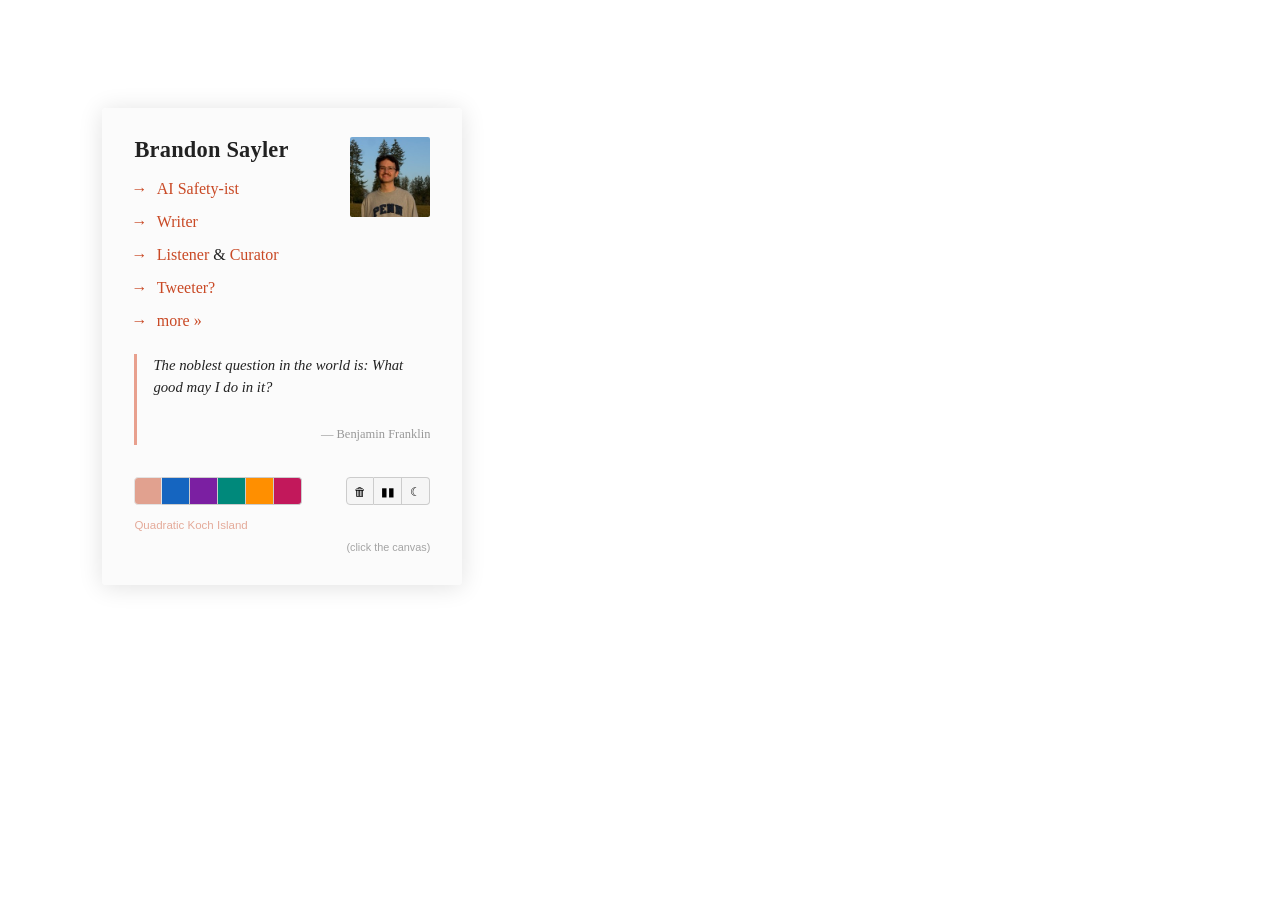
<file: index.html>
<!doctype html>
<html lang="en">
<head>
  <meta charset="utf-8">
  <meta name="viewport" content="width=device-width, initial-scale=1">
  <title>Brandon Sayler</title>
  <meta name="description" content="Brandon Sayler — AI safety researcher, writer, musician, philosopher.">
  <meta name="author" content="Brandon Sayler">
  <meta property="og:title" content="Brandon Sayler">
  <meta property="og:description" content="AI safety researcher, writer, musician, philosopher.">
  <meta property="og:image" content="https://brandonsayler.com/img/og.png">
  <meta property="og:url" content="https://brandonsayler.com">
  <meta property="og:type" content="website">
  <meta name="twitter:card" content="summary_large_image">
  <meta name="twitter:title" content="Brandon Sayler">
  <meta name="twitter:description" content="AI safety researcher, writer, musician, philosopher.">
  <meta name="twitter:image" content="https://brandonsayler.com/img/og.png">
  <link rel="icon" type="image/svg+xml" href="img/favicon.svg">
  <link rel="stylesheet" href="css/style.css">
  <script>
    // Prevent flash of light mode on dark-preference systems
    if (window.matchMedia && window.matchMedia('(prefers-color-scheme: dark)').matches) {
      document.documentElement.setAttribute('data-mode', 'dark');
    }
  </script>
</head>
<body class="theme-ember">
  <canvas id="canvas"></canvas>

  <!-- Floating cursor SVG -->
  <svg xmlns="http://www.w3.org/2000/svg" id="cursor-svg">
    <circle id="halo" class="ring" cx="0" cy="0" r="10" stroke-width="4" fill="none"></circle>
    <circle id="dot" class="ring" cx="0" cy="0" r="4"></circle>
  </svg>

  <div id="overlay">
    <div id="card-container">
      <div id="card" class="card">
        <!-- Theme photos (one per theme) -->
        <img class="theme-photo only-ember" src="img/ember.jpg" alt="">
        <img class="theme-photo only-ocean" src="img/ocean.jpg" alt="">
        <img class="theme-photo only-violet" src="img/violet.jpg" alt="">
        <img class="theme-photo only-aurora" src="img/aurora.jpg" alt="">
        <img class="theme-photo only-solar" src="img/solar.jpg" alt="">
        <img class="theme-photo only-cosmic" src="img/cosmic.jpg" alt="">

        <h1>Brandon Sayler</h1>
        <ul class="links">
          <li><span class="arrow">&rarr;</span><a href="https://linkedin.com/in/brandonsayler">AI Safety-ist</a></li>
          <li><span class="arrow">&rarr;</span><a href="https://sayler.substack.com">Writer</a></li>
          <li><span class="arrow">&rarr;</span><a href="https://stats.fm/sayler">Listener</a> &amp; <a href="https://bit.ly/brandonsmusictaste">Curator</a></li>
          <li><span class="arrow">&rarr;</span><a href="https://x.com/brandonsayler">Tweeter?</a></li>
          <li><span class="arrow">&rarr;</span><a href="#" id="toggle-more">more &raquo;</a></li>
        </ul>

        <!-- Fixed quotes per theme -->
        <blockquote>
          <span class="quote-text only-ember">
            The noblest question in the world is: What good may I do in it?
          </span>
          <span class="quote-text only-ocean">
            No thread emerges from the empty shuttle, no shed stands ready for picking and beating&mdash;the yarn in the heddles is tangled. Kabir says, let go of the mess, let that poor wish remain unfulfilled.
          </span>
          <span class="quote-text only-violet">
            Why am I timid when my aim is liberation? There is nothing whatsoever that remains difficult as one gets used to it. Thus, through habituation with slight pain, even great pain becomes bearable. Do you not consider the pain of bugs, gadflies, and mosquitoes, of thirst and hunger, and the irritation of a serious rash and the like as insignificant?
          </span>
          <span class="quote-text only-aurora">
            The little drops fell on the rooftops, on the streets, on the gardens, on the sea as if it didn&rsquo;t already have enough water, and maybe also on the mountains. It was midafternoon, but we could hardly see. Drops of water hung from the clotheslines and played tag and sometimes one of them would fall and before it fell it would stretch and stretch, because you could see it was hard for it to let go.
          </span>
          <span class="quote-text only-solar">
            I don&rsquo;t think any artist really knows why a song gets popular.
          </span>
          <span class="quote-text only-cosmic">
            The phrase is: &ldquo;What if it was a gift?&rdquo; Whatever happens to you, no matter how bad, no matter how bleak you feel, ask yourself, &ldquo;What if it was a gift?&rdquo; and then try to rationalize a way it could be so.
          </span>
          <small class="quote-author only-ember"><a href="https://en.wikipedia.org/wiki/Benjamin_Franklin" target="_blank" rel="noopener">Benjamin Franklin</a></small>
          <small class="quote-author only-ocean"><a href="https://en.wikipedia.org/wiki/Kabir" target="_blank" rel="noopener">Kabir</a></small>
          <small class="quote-author only-violet"><a href="https://en.wikipedia.org/wiki/%C5%9A%C4%81ntideva" target="_blank" rel="noopener">&#x15A;&#x101;ntideva</a></small>
          <small class="quote-author only-aurora"><a href="https://en.wikipedia.org/wiki/Merc%C3%A8_Rodoreda" target="_blank" rel="noopener">Merc&egrave; Rodoreda</a></small>
          <small class="quote-author only-solar"><a href="https://en.wikipedia.org/wiki/Chick_Corea" target="_blank" rel="noopener">Chick Corea</a></small>
          <small class="quote-author only-cosmic"><a href="https://en.wikipedia.org/wiki/Mark_Manson" target="_blank" rel="noopener">Mark Manson</a></small>
        </blockquote>

        <!-- Fractal selector buttons (colored dots) — 6 themes -->
        <div id="fractals" class="btn-row">
          <button class="fractal-btn first active" data-theme="ember" title="Quadratic Koch Island"></button>
          <button class="fractal-btn" data-theme="ocean" title="Julia Dendrite"></button>
          <button class="fractal-btn" data-theme="violet" title="Terdragon"></button>
          <button class="fractal-btn" data-theme="aurora" title="Pentigree"></button>
          <button class="fractal-btn" data-theme="solar" title="Lévy C Curve"></button>
          <button class="fractal-btn last" data-theme="cosmic" title="Gosper Curve"></button>
        </div>

        <!-- Canvas controls (trash + pause/play + dark mode) -->
        <div id="controls" class="btn-row">
          <button id="btn-trash" class="ctrl-btn first" title="Clear canvas">&#128465;</button>
          <button id="btn-pause" class="ctrl-btn" title="Pause">&#9646;&#9646;</button>
          <button id="btn-darkmode" class="ctrl-btn last" title="Toggle dark mode">&#9790;</button>
        </div>

        <!-- Wikipedia link for current fractal -->
        <a id="fractal-wiki" class="fractal-wiki" href="https://en.wikipedia.org/wiki/Koch_snowflake#Variants" target="_blank" rel="noopener">
          Quadratic Koch Island
        </a>

        <small class="hint">(click the canvas)</small>
      </div>

      <div id="more" class="card">
        <p class="tagline">
          Researching AI safety. Interested in music, poetry,
          philosophy, and experimenting (and
          <a href="https://untappd.com/user/brandon_sayler" target="_blank" rel="noopener">connoisseurship</a>).
          More about me <a href="https://sayler.substack.com/about" target="_blank" rel="noopener">here</a>.
        </p>

        <p class="tagline" style="font-size: 0.8em; opacity: 0.7; margin-top: 0.3em;">
          Website heavily inspired by Nate Soares at
          <a href="http://so8res.com" target="_blank" rel="noopener">so8res.com</a>.
        </p>

        <h2>Research Interests</h2>
        <ul class="interests">
          <li><a href="https://forum.effectivealtruism.org/topics/macrostrategy" target="_blank" rel="noopener">Macrostrategy</a></li>
          <li><a href="https://www.utilitarianism.com/nu/nufaq.html" target="_blank" rel="noopener">Normative</a> and <a href="https://forum.effectivealtruism.org/posts/ZysrrTzMipZJor6EW/moral-anti-realism-introduction-and-summary" target="_blank" rel="noopener">Meta</a> Ethics</li>
          <li>Formal <a href="https://forum.effectivealtruism.org/posts/ygetruijHKYpmkWAs/discussions-of-longtermism-should-focus-on-the-problem-of" target="_blank" rel="noopener">Epistemology</a></li>
          <li><a href="https://www.aisi.gov.uk/category/science-of-evaluations" target="_blank" rel="noopener">Science of Evaluations</a></li>
          <li><a href="https://uchv.princeton.edu/events/artificial-intelligence-conscious-machines-and-animals-broadening-ai-ethics" target="_blank" rel="noopener">AI</a> <a href="https://eleosai.org/conference/" target="_blank" rel="noopener">Welfare</a> and <a href="https://www.frontiersin.org/journals/human-neuroscience/articles/10.3389/fnhum.2023.1233119/full" target="_blank" rel="noopener">Philosophy</a> <a href="https://cf-debate.com/" target="_blank" rel="noopener">of</a> <a href="https://qri.org/" target="_blank" rel="noopener">Mind</a></li>
          <li><a href="https://arxiv.org/pdf/2502.14143" target="_blank" rel="noopener">Cooperative AI</a> and <a href="https://www.lesswrong.com/w/game-theory" target="_blank" rel="noopener">Game</a> &amp; <a href="https://www.lesswrong.com/w/decision-theory" target="_blank" rel="noopener">Decision Theory</a></li>
          <li><a href="https://www.metaculus.com/questions/5121/date-of-artificial-general-intelligence/" target="_blank" rel="noopener">Forecasting</a></li>
          <li>Entrepreneurship</li>
        </ul>

        <div class="more-links">
          <a href="https://linkedin.com/in/brandonsayler" title="LinkedIn">LinkedIn</a>
          <span class="sep">&middot;</span>
          <a href="https://sayler.substack.com" title="Substack">Substack</a>
          <span class="sep">&middot;</span>
          <a href="https://stats.fm/sayler" title="stats.fm">stats.fm</a>
          <span class="sep">&middot;</span>
          <a href="https://x.com/brandonsayler" title="X / Twitter">Twitter</a>
        </div>

        <a id="toggle-less" href="#">&laquo; back</a>
      </div>
    </div>
  </div>

  <script src="js/canvas.js"></script>
  <script src="js/main.js"></script>
</body>
</html>
</file>
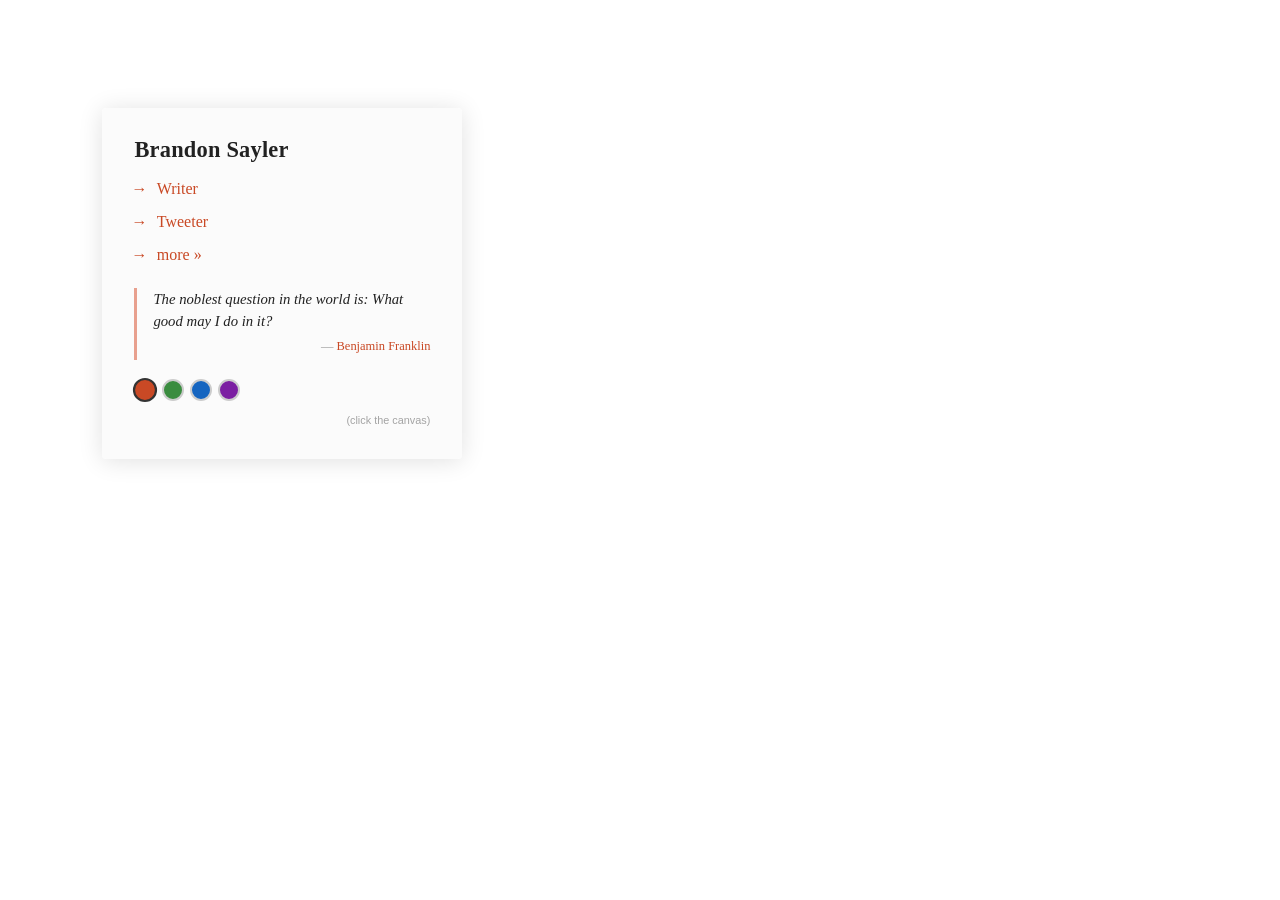
<file: site-original/index.html>
<!doctype html>
<html lang="en">
<head>
  <meta charset="utf-8">
  <meta name="viewport" content="width=device-width, initial-scale=1">
  <title>Brandon Sayler</title>
  <meta name="description" content="Brandon Sayler — AI safety researcher, writer, musician, philosopher.">
  <meta name="author" content="Brandon Sayler">
  <link rel="stylesheet" href="css/style.css">
</head>
<body class="theme-ember">
  <canvas id="canvas"></canvas>

  <div id="overlay">
    <div id="card-container">
      <div id="card" class="card">
        <h1>Brandon Sayler</h1>
        <ul class="links">
          <li><span class="arrow">&rarr;</span><a href="#" data-placeholder="substack">Writer</a></li>
          <li><span class="arrow">&rarr;</span><a href="https://x.com/" data-placeholder="twitter">Tweeter</a></li>
          <li><span class="arrow">&rarr;</span><a href="#" id="toggle-more">more &raquo;</a></li>
        </ul>

        <blockquote id="quote-block">
          <p id="quote-text"></p>
          <small id="quote-author"></small>
        </blockquote>

        <div id="themes" class="btn-row">
          <button class="theme-btn active" data-theme="ember" title="Ember"></button>
          <button class="theme-btn" data-theme="forest" title="Forest"></button>
          <button class="theme-btn" data-theme="ocean" title="Ocean"></button>
          <button class="theme-btn" data-theme="violet" title="Violet"></button>
        </div>

        <small class="hint">(click the canvas)</small>
      </div>

      <div id="more" class="card">
        <p class="tagline">
          Researching AI safety. Writing about what matters.
          Interested in music, poetry, and philosophy.
        </p>

        <h2>Interests</h2>
        <ul class="interests">
          <li>AI Safety &amp; Alignment</li>
          <li>Philosophy of Mind</li>
          <li>Music</li>
          <li>Poetry</li>
        </ul>

        <div class="more-links">
          <a href="#" data-placeholder="substack" title="Substack">Substack</a>
          <span class="sep">&middot;</span>
          <a href="https://x.com/" data-placeholder="twitter" title="X / Twitter">Twitter</a>
        </div>

        <a id="toggle-less" href="#">&laquo; back</a>
      </div>
    </div>
  </div>

  <script src="js/canvas.js"></script>
  <script src="js/main.js"></script>
</body>
</html>
</file>
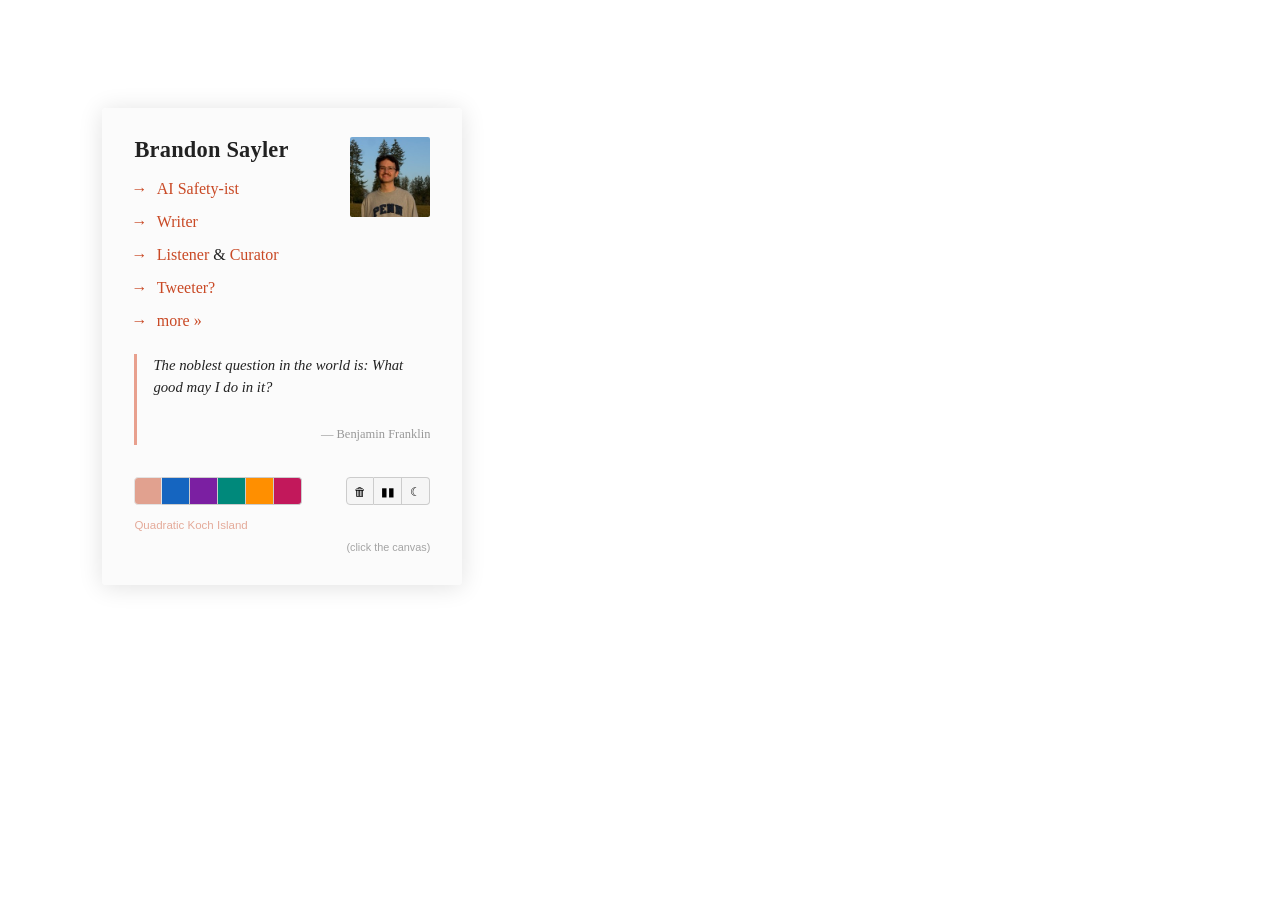
<file: site/index.html>
<!doctype html>
<html lang="en">
<head>
  <meta charset="utf-8">
  <meta name="viewport" content="width=device-width, initial-scale=1">
  <title>Brandon Sayler</title>
  <meta name="description" content="Brandon Sayler — AI safety researcher, writer, musician, philosopher.">
  <meta name="author" content="Brandon Sayler">
  <link rel="stylesheet" href="css/style.css">
  <script>
    // Prevent flash of light mode on dark-preference systems
    if (window.matchMedia && window.matchMedia('(prefers-color-scheme: dark)').matches) {
      document.documentElement.setAttribute('data-mode', 'dark');
    }
  </script>
</head>
<body class="theme-ember">
  <canvas id="canvas"></canvas>

  <!-- Floating cursor SVG -->
  <svg xmlns="http://www.w3.org/2000/svg" id="cursor-svg">
    <circle id="halo" class="ring" cx="0" cy="0" r="10" stroke-width="4" fill="none"></circle>
    <circle id="dot" class="ring" cx="0" cy="0" r="4"></circle>
  </svg>

  <div id="overlay">
    <div id="card-container">
      <div id="card" class="card">
        <!-- Theme photos (one per theme) -->
        <img class="theme-photo only-ember" src="img/ember.jpg" alt="">
        <img class="theme-photo only-ocean" src="img/ocean.jpg" alt="">
        <img class="theme-photo only-violet" src="img/violet.jpg" alt="">
        <img class="theme-photo only-aurora" src="img/aurora.jpg" alt="">
        <img class="theme-photo only-solar" src="img/solar.jpg" alt="">
        <img class="theme-photo only-cosmic" src="img/cosmic.jpg" alt="">

        <h1>Brandon Sayler</h1>
        <ul class="links">
          <li><span class="arrow">&rarr;</span><a href="https://linkedin.com/in/brandonsayler">AI Safety-ist</a></li>
          <li><span class="arrow">&rarr;</span><a href="https://sayler.substack.com">Writer</a></li>
          <li><span class="arrow">&rarr;</span><a href="https://stats.fm/sayler">Listener</a> &amp; <a href="https://bit.ly/brandonsmusictaste">Curator</a></li>
          <li><span class="arrow">&rarr;</span><a href="https://x.com/brandonsayler">Tweeter?</a></li>
          <li><span class="arrow">&rarr;</span><a href="#" id="toggle-more">more &raquo;</a></li>
        </ul>

        <!-- Fixed quotes per theme -->
        <blockquote>
          <span class="quote-text only-ember">
            The noblest question in the world is: What good may I do in it?
          </span>
          <span class="quote-text only-ocean">
            No thread emerges from the empty shuttle, no shed stands ready for picking and beating&mdash;the yarn in the heddles is tangled. Kabir says, let go of the mess, let that poor wish remain unfulfilled.
          </span>
          <span class="quote-text only-violet">
            Why am I timid when my aim is liberation? There is nothing whatsoever that remains difficult as one gets used to it. Thus, through habituation with slight pain, even great pain becomes bearable. Do you not consider the pain of bugs, gadflies, and mosquitoes, of thirst and hunger, and the irritation of a serious rash and the like as insignificant?
          </span>
          <span class="quote-text only-aurora">
            It was raining outside. The little drops fell on the rooftops, on the streets &hellip; maybe also on the mountains&hellip;.drops of water hung from clotheslines and played tag and sometimes one of them would fall and before it fell it would S&nbsp;T&nbsp;R&nbsp;E&nbsp;T&nbsp;C&nbsp;H and S&nbsp;T&nbsp;R&nbsp;E&nbsp;T&nbsp;C&nbsp;H because you could see it was hard for it to let go. It had been raining for a week&hellip;and the clouds were so swollen they were right on the roof tops.
          </span>
          <span class="quote-text only-solar">
            I don&rsquo;t think any artist really knows why a song gets popular.
          </span>
          <span class="quote-text only-cosmic">
            The phrase is: &ldquo;What if it was a gift?&rdquo; Whatever happens to you, no matter how bad, no matter how bleak you feel, ask yourself, &ldquo;What if it was a gift?&rdquo; and then try to rationalize a way it could be so.
          </span>
          <small class="quote-author only-ember"><a href="https://en.wikipedia.org/wiki/Benjamin_Franklin" target="_blank" rel="noopener">Benjamin Franklin</a></small>
          <small class="quote-author only-ocean"><a href="https://en.wikipedia.org/wiki/Kabir" target="_blank" rel="noopener">Kabir</a></small>
          <small class="quote-author only-violet"><a href="https://en.wikipedia.org/wiki/%C5%9A%C4%81ntideva" target="_blank" rel="noopener">&#x15A;&#x101;ntideva</a></small>
          <small class="quote-author only-aurora"><a href="https://en.wikipedia.org/wiki/Merc%C3%A8_Rodoreda" target="_blank" rel="noopener">Merc&egrave; Rodoreda</a></small>
          <small class="quote-author only-solar"><a href="https://en.wikipedia.org/wiki/Chick_Corea" target="_blank" rel="noopener">Chick Corea</a></small>
          <small class="quote-author only-cosmic"><a href="https://en.wikipedia.org/wiki/Mark_Manson" target="_blank" rel="noopener">Mark Manson</a></small>
        </blockquote>

        <!-- Fractal selector buttons (colored dots) — 6 themes -->
        <div id="fractals" class="btn-row">
          <button class="fractal-btn first active" data-theme="ember" title="Quadratic Koch Island"></button>
          <button class="fractal-btn" data-theme="ocean" title="Julia Dendrite"></button>
          <button class="fractal-btn" data-theme="violet" title="Terdragon"></button>
          <button class="fractal-btn" data-theme="aurora" title="Pentigree"></button>
          <button class="fractal-btn" data-theme="solar" title="Lévy C Curve"></button>
          <button class="fractal-btn last" data-theme="cosmic" title="Gosper Curve"></button>
        </div>

        <!-- Canvas controls (trash + pause/play + dark mode) -->
        <div id="controls" class="btn-row">
          <button id="btn-trash" class="ctrl-btn first" title="Clear canvas">&#128465;</button>
          <button id="btn-pause" class="ctrl-btn" title="Pause">&#9646;&#9646;</button>
          <button id="btn-darkmode" class="ctrl-btn last" title="Toggle dark mode">&#9790;</button>
        </div>

        <!-- Wikipedia link for current fractal -->
        <a id="fractal-wiki" class="fractal-wiki" href="https://en.wikipedia.org/wiki/Koch_snowflake#Variants" target="_blank" rel="noopener">
          Quadratic Koch Island
        </a>

        <small class="hint">(click the canvas)</small>
      </div>

      <div id="more" class="card">
        <p class="tagline">
          Researching AI safety. Interested in music, poetry,
          philosophy, and experimenting (and
          <a href="https://untappd.com/user/brandon_sayler" target="_blank" rel="noopener">connoisseurship</a>).
          More about me <a href="https://sayler.substack.com/about" target="_blank" rel="noopener">here</a>.
        </p>

        <p class="tagline" style="font-size: 0.8em; opacity: 0.7; margin-top: 0.3em;">
          Website heavily inspired by Nate Soares at
          <a href="http://so8res.com" target="_blank" rel="noopener">so8res.com</a>.
        </p>

        <h2>Research Interests</h2>
        <ul class="interests">
          <li><a href="https://forum.effectivealtruism.org/topics/macrostrategy" target="_blank" rel="noopener">Macrostrategy</a></li>
          <li><a href="https://www.utilitarianism.com/nu/nufaq.html" target="_blank" rel="noopener">Normative</a> and <a href="https://forum.effectivealtruism.org/posts/ZysrrTzMipZJor6EW/moral-anti-realism-introduction-and-summary" target="_blank" rel="noopener">Meta</a> Ethics</li>
          <li>Formal <a href="https://forum.effectivealtruism.org/posts/ygetruijHKYpmkWAs/discussions-of-longtermism-should-focus-on-the-problem-of" target="_blank" rel="noopener">Epistemology</a></li>
          <li><a href="https://www.aisi.gov.uk/category/science-of-evaluations" target="_blank" rel="noopener">Science of Evaluations</a></li>
          <li>Entrepreneurship</li>
        </ul>

        <div class="more-links">
          <a href="https://linkedin.com/in/brandonsayler" title="LinkedIn">LinkedIn</a>
          <span class="sep">&middot;</span>
          <a href="https://sayler.substack.com" title="Substack">Substack</a>
          <span class="sep">&middot;</span>
          <a href="https://stats.fm/sayler" title="stats.fm">stats.fm</a>
          <span class="sep">&middot;</span>
          <a href="https://x.com/brandonsayler" title="X / Twitter">Twitter</a>
        </div>

        <a id="toggle-less" href="#">&laquo; back</a>
      </div>
    </div>
  </div>

  <script src="js/canvas.js"></script>
  <script src="js/main.js"></script>
</body>
</html>
</file>
<file: css/style.css>
/* === Reset === */
*, *::before, *::after { box-sizing: border-box; margin: 0; padding: 0; }

html {
  font-size: 100%;
  -webkit-text-size-adjust: 100%;
}

body {
  font-family: 'Georgia', 'Times New Roman', serif;
  font-size: 1em;
  line-height: 1.6;
  color: #222;
  overflow: hidden;
  height: 100vh;
  width: 100vw;
  cursor: none; /* hide default cursor — we use the SVG floating cursor */
  transition: background-color 0.25s ease, color 0.25s ease;
}

a {
  text-decoration: none;
  transition: color 0.4s;
}
a:hover {
  text-decoration: underline;
}

/* === Theme Colors (6 themes) === */
:root {
  --card-bg: rgba(250, 250, 250, 0.82);
  --card-shadow: rgba(0, 0, 0, 0.12);
}

/* Ember (red) */
.theme-ember { --accent: #c94925; --accent-light: #e8a08e; }
.theme-ember a { color: #c94925; }
.theme-ember a:visited { color: #e8a08e; }

/* Ocean (blue) */
.theme-ocean { --accent: #1565c0; --accent-light: #64b5f6; }
.theme-ocean a { color: #1565c0; }
.theme-ocean a:visited { color: #64b5f6; }

/* Violet (purple) */
.theme-violet { --accent: #7b1fa2; --accent-light: #ba68c8; }
.theme-violet a { color: #7b1fa2; }
.theme-violet a:visited { color: #ba68c8; }

/* Aurora (teal) */
.theme-aurora { --accent: #00897b; --accent-light: #4db6ac; }
.theme-aurora a { color: #00897b; }
.theme-aurora a:visited { color: #4db6ac; }

/* Solar (amber) */
.theme-solar { --accent: #ff8f00; --accent-light: #ffca28; }
.theme-solar a { color: #ff8f00; }
.theme-solar a:visited { color: #ffca28; }

/* Cosmic (pink) */
.theme-cosmic { --accent: #c2185b; --accent-light: #f06292; }
.theme-cosmic a { color: #c2185b; }
.theme-cosmic a:visited { color: #f06292; }

/* === Canvas === */
#canvas {
  position: fixed;
  top: 0;
  left: 0;
  width: 100%;
  height: 100%;
  z-index: 0;
  cursor: none;
}

/* === Floating Cursor SVG === */
#cursor-svg {
  position: fixed;
  top: 0;
  left: 0;
  width: 100%;
  height: 100%;
  z-index: 0;
  pointer-events: none;
}

#halo, #dot {
  opacity: 0;
  transition: opacity 0.5s;
}

/* Only show cursor after mouse has moved */
html.moved #halo,
html.moved #dot {
  opacity: 0.7;
}

/* Cursor colors per theme */
.theme-ember #halo { stroke: #fdd017; }
.theme-ember #dot { fill: #fa0; }
.theme-ocean #halo { stroke: #88eeee; }
.theme-ocean #dot { fill: #6cc; }
.theme-violet #halo { stroke: #ba68c8; }
.theme-violet #dot { fill: #7b1fa2; }
.theme-aurora #halo { stroke: #80cbc4; }
.theme-aurora #dot { fill: #00897b; }
.theme-solar #halo { stroke: #ffe082; }
.theme-solar #dot { fill: #ff8f00; }
.theme-cosmic #halo { stroke: #f48fb1; }
.theme-cosmic #dot { fill: #c2185b; }

/* Cursor trail dots */
.trail-dot {
  position: fixed;
  pointer-events: none;
  z-index: 0;
  width: 5px;
  height: 5px;
  border-radius: 50%;
  background: var(--accent);
  opacity: 0;
  transition: none;
}

/* === Overlay / Card === */
#overlay {
  position: relative;
  z-index: 1;
  display: flex;
  align-items: flex-start;
  justify-content: center;
  min-height: 100vh;
  padding-top: 12vh;
  pointer-events: none;
  -webkit-user-select: none;
  user-select: none;
}

#card-container {
  pointer-events: auto;
  cursor: auto; /* restore normal cursor inside card */
}

.card {
  background: var(--card-bg);
  backdrop-filter: blur(8px);
  -webkit-backdrop-filter: blur(8px);
  max-width: 340px;
  padding: 1.8em 2em;
  box-shadow: 0 2px 24px var(--card-shadow);
  border-radius: 4px;
  position: relative;
  overflow: auto;
  transition: box-shadow 0.6s ease, background-color 0.25s ease, border-color 0.25s ease;
}

/* Brief glow on theme switch */
.card.theme-glow {
  box-shadow: 0 0 20px 4px var(--accent-light);
}

#more {
  display: none;
}

/* === Theme Photos === */
.theme-photo {
  float: right;
  width: 0;
  height: 0;
  opacity: 0;
  transition: opacity 0.8s;
  border-radius: 2px;
}

/* Show the active theme's photo */
.theme-ember .only-ember.theme-photo,
.theme-ocean .only-ocean.theme-photo,
.theme-violet .only-violet.theme-photo,
.theme-aurora .only-aurora.theme-photo,
.theme-solar .only-solar.theme-photo,
.theme-cosmic .only-cosmic.theme-photo {
  width: 80px;
  height: 80px;
  opacity: 1;
  object-fit: cover;
}

/* === Typography === */
h1 {
  font-size: 1.4em;
  font-weight: bold;
  margin-bottom: 0.4em;
  line-height: 1.2;
  letter-spacing: 0.01em;
}

h2 {
  font-size: 0.95em;
  font-weight: bold;
  margin: 1em 0 0.4em;
  letter-spacing: 0.02em;
  text-transform: uppercase;
  color: #555;
  transition: color 0.25s ease;
}

/* === Links List === */
.links {
  list-style: none;
  margin: 0.6em 0;
}
.links li {
  line-height: 2;
}
.links .arrow {
  font-family: 'Courier New', monospace;
  display: inline-block;
  margin-right: 0.8em;
  color: var(--accent);
  transition: transform 0.25s ease;
}
.links li:hover .arrow {
  transform: translateX(4px);
}

/* === Blockquote with per-theme quotes === */
blockquote {
  border-left: 3px solid var(--accent-light, #ddd);
  padding: 0 0 0 1em;
  margin: 1em 0 0.8em;
  min-height: 4.5em;
  overflow: hidden;
}

/* All quote elements hidden by default */
.quote-text,
.quote-author {
  display: block;
  height: 0;
  opacity: 0;
  overflow: hidden;
  transition: opacity 0.8s;
}

.quote-text {
  font-family: 'Georgia', serif;
  font-size: 0.92em;
  font-style: italic;
  line-height: 1.5;
  margin-bottom: 0.3em;
}

.quote-author {
  font-size: 0.78em;
  color: #999;
  text-align: right;
}
.quote-author::before {
  content: '\2014\00A0';
}
.quote-author a {
  color: #999;
  text-decoration: none;
  transition: color 0.3s;
}
.quote-author a:hover {
  color: var(--accent);
  text-decoration: underline;
}

/* Show active theme's quote */
.theme-ember .only-ember.quote-text,
.theme-ember .only-ember.quote-author,
.theme-ocean .only-ocean.quote-text,
.theme-ocean .only-ocean.quote-author,
.theme-violet .only-violet.quote-text,
.theme-violet .only-violet.quote-author,
.theme-aurora .only-aurora.quote-text,
.theme-aurora .only-aurora.quote-author,
.theme-solar .only-solar.quote-text,
.theme-solar .only-solar.quote-author,
.theme-cosmic .only-cosmic.quote-text,
.theme-cosmic .only-cosmic.quote-author {
  height: auto;
  opacity: 1;
}

/* === Button Row === */
.btn-row {
  display: flex;
  gap: 0;
  margin-top: 1.2em;
  float: left;
}

.btn-row + .btn-row {
  float: right;
  margin-left: 5px;
}

/* === Fractal Selector Buttons (colored dots) === */
.fractal-btn {
  width: 28px;
  height: 28px;
  border: 1px solid #ccc;
  border-left-width: 0;
  cursor: pointer;
  transition: transform 0.2s, opacity 0.3s;
  background: #bbb;
  border-radius: 0;
  display: inline-block;
  vertical-align: middle;
}
.fractal-btn.first {
  border-left-width: 1px;
  border-top-left-radius: 4px;
  border-bottom-left-radius: 4px;
}
.fractal-btn.last {
  border-top-right-radius: 4px;
  border-bottom-right-radius: 4px;
}
.fractal-btn:hover {
  opacity: 0.8;
}
.fractal-btn.active {
  opacity: 0.5;
}

/* Fractal button colors (6 themes) */
.fractal-btn[data-theme="ember"]  { background: #c94925; }
.fractal-btn[data-theme="ocean"]  { background: #1565c0; }
.fractal-btn[data-theme="violet"] { background: #7b1fa2; }
.fractal-btn[data-theme="aurora"] { background: #00897b; }
.fractal-btn[data-theme="solar"]  { background: #ff8f00; }
.fractal-btn[data-theme="cosmic"] { background: #c2185b; }

/* === Control Buttons (trash + pause) === */
.ctrl-btn {
  width: 28px;
  height: 28px;
  border: 1px solid #ccc;
  border-left-width: 0;
  cursor: pointer;
  background: #f5f5f5;
  font-size: 12px;
  line-height: 28px;
  text-align: center;
  padding: 0;
  border-radius: 0;
  display: inline-block;
  vertical-align: middle;
  transition: background 0.2s, color 0.25s ease, border-color 0.25s ease;
}
.ctrl-btn.first {
  border-left-width: 1px;
  border-top-left-radius: 4px;
  border-bottom-left-radius: 4px;
}
.ctrl-btn.last {
  border-top-right-radius: 4px;
  border-bottom-right-radius: 4px;
}
.ctrl-btn:hover {
  background: #e6e6e6;
}

/* Controls always visible (dark mode toggle needs to be accessible) */

/* === Wikipedia fractal link === */
.fractal-wiki {
  display: block;
  clear: both;
  padding-top: 1em;
  font-family: sans-serif;
  font-size: 0.72em;
  opacity: 0.45;
  transition: opacity 0.3s;
}
.fractal-wiki:hover {
  opacity: 0.8;
}

/* === Hint === */
.hint {
  display: block;
  font-size: 0.68em;
  opacity: 0.4;
  text-align: right;
  margin-top: 0.4em;
  font-family: sans-serif;
}

/* === More panel === */
.tagline {
  font-family: 'Georgia', serif;
  font-size: 0.9em;
  line-height: 1.6;
  margin-bottom: 0.5em;
}

.interests {
  list-style: none;
  padding: 0;
  margin: 0 0 1em;
}
.interests li {
  font-family: sans-serif;
  font-size: 0.85em;
  line-height: 1.9;
  padding-left: 1.2em;
  position: relative;
}
.interests li::before {
  content: '\2022';
  position: absolute;
  left: 0;
  color: var(--accent);
}

.more-links {
  margin: 1.2em 0 0.8em;
  font-family: sans-serif;
  font-size: 0.85em;
}
.more-links .sep {
  margin: 0 0.5em;
  color: #999;
}

#toggle-less {
  display: inline-block;
  font-size: 0.85em;
  margin-top: 0.5em;
}

/* === Dark Mode === */
html[data-mode="dark"] {
  --card-bg: rgba(30, 30, 35, 0.88);
  --card-shadow: rgba(0, 0, 0, 0.4);
}

html[data-mode="dark"] body {
  background-color: #1a1a1e;
  color: #e0e0e0;
}

html[data-mode="dark"] .card {
  border: 1px solid rgba(255, 255, 255, 0.08);
}

html[data-mode="dark"] h2 {
  color: #aaa;
}

html[data-mode="dark"] .quote-author,
html[data-mode="dark"] .quote-author a {
  color: #888;
}

/* Dark mode link colors (lighter for contrast) */
html[data-mode="dark"] .theme-ember a { color: #e8a08e; }
html[data-mode="dark"] .theme-ember a:visited { color: #f0c0b0; }
html[data-mode="dark"] .theme-ocean a { color: #64b5f6; }
html[data-mode="dark"] .theme-ocean a:visited { color: #90caf9; }
html[data-mode="dark"] .theme-violet a { color: #ba68c8; }
html[data-mode="dark"] .theme-violet a:visited { color: #ce93d8; }
html[data-mode="dark"] .theme-aurora a { color: #4db6ac; }
html[data-mode="dark"] .theme-aurora a:visited { color: #80cbc4; }
html[data-mode="dark"] .theme-solar a { color: #ffca28; }
html[data-mode="dark"] .theme-solar a:visited { color: #ffe082; }
html[data-mode="dark"] .theme-cosmic a { color: #f06292; }
html[data-mode="dark"] .theme-cosmic a:visited { color: #f48fb1; }

/* Dark mode buttons */
html[data-mode="dark"] .ctrl-btn {
  background: #333;
  border-color: #555;
  color: #ddd;
}
html[data-mode="dark"] .ctrl-btn:hover {
  background: #444;
}
html[data-mode="dark"] .fractal-btn {
  border-color: #555;
}

/* Dark mode misc */
html[data-mode="dark"] .more-links .sep { color: #666; }
html[data-mode="dark"] .interests li::before { color: var(--accent-light); }
html[data-mode="dark"] .hint { color: #888; }
html[data-mode="dark"] .fractal-wiki { color: var(--accent-light); }

/* === Responsive === */
@media (max-width: 480px) {
  #overlay {
    padding-top: 6vh;
  }
  .card {
    max-width: 92vw;
    padding: 1.4em 1.4em;
  }
}

@media (min-width: 768px) {
  .card {
    max-width: 360px;
  }
  #overlay {
    justify-content: flex-start;
    padding-left: 8vw;
  }
}
</file>
<file: site-original/css/style.css>
/* === Reset === */
*, *::before, *::after { box-sizing: border-box; margin: 0; padding: 0; }

html {
  font-size: 100%;
  -webkit-text-size-adjust: 100%;
}

body {
  font-family: 'Georgia', 'Times New Roman', serif;
  font-size: 1em;
  line-height: 1.6;
  color: #222;
  overflow: hidden;
  height: 100vh;
  width: 100vw;
}

a {
  text-decoration: none;
  transition: color 0.4s;
}
a:hover {
  text-decoration: underline;
}

/* === Theme Colors === */
:root {
  --card-bg: rgba(250, 250, 250, 0.82);
  --card-shadow: rgba(0, 0, 0, 0.12);
}

/* Ember */
.theme-ember { --accent: #c94925; --accent-light: #e8a08e; --canvas-primary: #ff6b35; --canvas-secondary: #ffa040; }
.theme-ember a { color: #c94925; }
.theme-ember a:visited { color: #e8a08e; }
.theme-ember .theme-btn[data-theme="ember"] { background: #c94925; }

/* Forest */
.theme-forest { --accent: #3a8c3f; --accent-light: #7ac67e; --canvas-primary: #4caf50; --canvas-secondary: #81c784; }
.theme-forest a { color: #3a8c3f; }
.theme-forest a:visited { color: #7ac67e; }
.theme-forest .theme-btn[data-theme="forest"] { background: #3a8c3f; }

/* Ocean */
.theme-ocean { --accent: #1565c0; --accent-light: #64b5f6; --canvas-primary: #42a5f5; --canvas-secondary: #90caf9; }
.theme-ocean a { color: #1565c0; }
.theme-ocean a:visited { color: #64b5f6; }
.theme-ocean .theme-btn[data-theme="ocean"] { background: #1565c0; }

/* Violet */
.theme-violet { --accent: #7b1fa2; --accent-light: #ba68c8; --canvas-primary: #ab47bc; --canvas-secondary: #ce93d8; }
.theme-violet a { color: #7b1fa2; }
.theme-violet a:visited { color: #ba68c8; }
.theme-violet .theme-btn[data-theme="violet"] { background: #7b1fa2; }

/* === Canvas === */
#canvas {
  position: fixed;
  top: 0;
  left: 0;
  width: 100%;
  height: 100%;
  z-index: 0;
  cursor: crosshair;
}

/* === Overlay / Card === */
#overlay {
  position: relative;
  z-index: 1;
  display: flex;
  align-items: flex-start;
  justify-content: center;
  min-height: 100vh;
  padding-top: 12vh;
  pointer-events: none;
}

#card-container {
  pointer-events: auto;
}

.card {
  background: var(--card-bg);
  backdrop-filter: blur(8px);
  -webkit-backdrop-filter: blur(8px);
  max-width: 340px;
  padding: 1.8em 2em;
  box-shadow: 0 2px 24px var(--card-shadow);
  border-radius: 4px;
  position: relative;
}

#more {
  display: none;
}

/* === Typography === */
h1 {
  font-size: 1.4em;
  font-weight: bold;
  margin-bottom: 0.4em;
  line-height: 1.2;
  letter-spacing: 0.01em;
}

h2 {
  font-size: 0.95em;
  font-weight: bold;
  margin: 1em 0 0.4em;
  letter-spacing: 0.02em;
  text-transform: uppercase;
  color: #555;
}

/* === Links List === */
.links {
  list-style: none;
  margin: 0.6em 0;
}
.links li {
  line-height: 2;
}
.links .arrow {
  font-family: 'Courier New', monospace;
  display: inline-block;
  margin-right: 0.8em;
  color: var(--accent);
}

/* === Blockquote === */
blockquote {
  border-left: 3px solid var(--accent-light, #ddd);
  padding: 0 0 0 1em;
  margin: 1em 0 0.8em;
  min-height: 4.5em;
}
blockquote p {
  font-family: 'Georgia', serif;
  font-size: 0.92em;
  font-style: italic;
  line-height: 1.5;
  margin-bottom: 0.3em;
  opacity: 0;
  transition: opacity 0.6s;
}
blockquote p.visible {
  opacity: 1;
}
blockquote small {
  display: block;
  font-size: 0.78em;
  color: #999;
  text-align: right;
  opacity: 0;
  transition: opacity 0.6s;
}
blockquote small::before {
  content: '\2014\00A0';
}
blockquote small.visible {
  opacity: 1;
}
blockquote small a {
  color: #999;
  text-decoration: none;
  transition: color 0.3s;
}
blockquote small a:hover {
  color: var(--accent);
  text-decoration: underline;
}

/* === Theme Buttons === */
.btn-row {
  display: flex;
  gap: 6px;
  margin-top: 1.2em;
}

.theme-btn {
  width: 22px;
  height: 22px;
  border: 2px solid #ccc;
  border-radius: 50%;
  cursor: pointer;
  transition: transform 0.2s, border-color 0.3s;
  background: #bbb;
}
.theme-btn:hover {
  transform: scale(1.15);
}
.theme-btn.active {
  border-color: #333;
  transform: scale(1.1);
}

/* Color dots */
.theme-btn[data-theme="ember"]  { background: #c94925; }
.theme-btn[data-theme="forest"] { background: #3a8c3f; }
.theme-btn[data-theme="ocean"]  { background: #1565c0; }
.theme-btn[data-theme="violet"] { background: #7b1fa2; }

/* === Hint === */
.hint {
  display: block;
  font-size: 0.68em;
  opacity: 0.4;
  text-align: right;
  margin-top: 1em;
  font-family: sans-serif;
}

/* === More panel === */
.tagline {
  font-family: 'Georgia', serif;
  font-size: 0.9em;
  line-height: 1.6;
  margin-bottom: 0.5em;
}

.interests {
  list-style: none;
  padding: 0;
  margin: 0 0 1em;
}
.interests li {
  font-family: sans-serif;
  font-size: 0.85em;
  line-height: 1.9;
  padding-left: 1.2em;
  position: relative;
}
.interests li::before {
  content: '\2022';
  position: absolute;
  left: 0;
  color: var(--accent);
}

.more-links {
  margin: 1.2em 0 0.8em;
  font-family: sans-serif;
  font-size: 0.85em;
}
.more-links .sep {
  margin: 0 0.5em;
  color: #999;
}

#toggle-less {
  display: inline-block;
  font-size: 0.85em;
  margin-top: 0.5em;
}

/* === Responsive === */
@media (max-width: 480px) {
  #overlay {
    padding-top: 6vh;
  }
  .card {
    max-width: 92vw;
    padding: 1.4em 1.4em;
  }
}

@media (min-width: 768px) {
  .card {
    max-width: 360px;
  }
  #overlay {
    justify-content: flex-start;
    padding-left: 8vw;
  }
}
</file>
<file: site/css/style.css>
/* === Reset === */
*, *::before, *::after { box-sizing: border-box; margin: 0; padding: 0; }

html {
  font-size: 100%;
  -webkit-text-size-adjust: 100%;
}

body {
  font-family: 'Georgia', 'Times New Roman', serif;
  font-size: 1em;
  line-height: 1.6;
  color: #222;
  overflow: hidden;
  height: 100vh;
  width: 100vw;
  cursor: none; /* hide default cursor — we use the SVG floating cursor */
  transition: background-color 0.25s ease, color 0.25s ease;
}

a {
  text-decoration: none;
  transition: color 0.4s;
}
a:hover {
  text-decoration: underline;
}

/* === Theme Colors (6 themes) === */
:root {
  --card-bg: rgba(250, 250, 250, 0.82);
  --card-shadow: rgba(0, 0, 0, 0.12);
}

/* Ember (red) */
.theme-ember { --accent: #c94925; --accent-light: #e8a08e; }
.theme-ember a { color: #c94925; }
.theme-ember a:visited { color: #e8a08e; }

/* Ocean (blue) */
.theme-ocean { --accent: #1565c0; --accent-light: #64b5f6; }
.theme-ocean a { color: #1565c0; }
.theme-ocean a:visited { color: #64b5f6; }

/* Violet (purple) */
.theme-violet { --accent: #7b1fa2; --accent-light: #ba68c8; }
.theme-violet a { color: #7b1fa2; }
.theme-violet a:visited { color: #ba68c8; }

/* Aurora (teal) */
.theme-aurora { --accent: #00897b; --accent-light: #4db6ac; }
.theme-aurora a { color: #00897b; }
.theme-aurora a:visited { color: #4db6ac; }

/* Solar (amber) */
.theme-solar { --accent: #ff8f00; --accent-light: #ffca28; }
.theme-solar a { color: #ff8f00; }
.theme-solar a:visited { color: #ffca28; }

/* Cosmic (pink) */
.theme-cosmic { --accent: #c2185b; --accent-light: #f06292; }
.theme-cosmic a { color: #c2185b; }
.theme-cosmic a:visited { color: #f06292; }

/* === Canvas === */
#canvas {
  position: fixed;
  top: 0;
  left: 0;
  width: 100%;
  height: 100%;
  z-index: 0;
  cursor: none;
}

/* === Floating Cursor SVG === */
#cursor-svg {
  position: fixed;
  top: 0;
  left: 0;
  width: 100%;
  height: 100%;
  z-index: 0;
  pointer-events: none;
}

#halo, #dot {
  opacity: 0;
  transition: opacity 0.5s;
}

/* Only show cursor after mouse has moved */
html.moved #halo,
html.moved #dot {
  opacity: 0.7;
}

/* Cursor colors per theme */
.theme-ember #halo { stroke: #fdd017; }
.theme-ember #dot { fill: #fa0; }
.theme-ocean #halo { stroke: #88eeee; }
.theme-ocean #dot { fill: #6cc; }
.theme-violet #halo { stroke: #ba68c8; }
.theme-violet #dot { fill: #7b1fa2; }
.theme-aurora #halo { stroke: #80cbc4; }
.theme-aurora #dot { fill: #00897b; }
.theme-solar #halo { stroke: #ffe082; }
.theme-solar #dot { fill: #ff8f00; }
.theme-cosmic #halo { stroke: #f48fb1; }
.theme-cosmic #dot { fill: #c2185b; }

/* Cursor trail dots */
.trail-dot {
  position: fixed;
  pointer-events: none;
  z-index: 0;
  width: 5px;
  height: 5px;
  border-radius: 50%;
  background: var(--accent);
  opacity: 0;
  transition: none;
}

/* === Overlay / Card === */
#overlay {
  position: relative;
  z-index: 1;
  display: flex;
  align-items: flex-start;
  justify-content: center;
  min-height: 100vh;
  padding-top: 12vh;
  pointer-events: none;
  -webkit-user-select: none;
  user-select: none;
}

#card-container {
  pointer-events: auto;
  cursor: auto; /* restore normal cursor inside card */
}

.card {
  background: var(--card-bg);
  backdrop-filter: blur(8px);
  -webkit-backdrop-filter: blur(8px);
  max-width: 340px;
  padding: 1.8em 2em;
  box-shadow: 0 2px 24px var(--card-shadow);
  border-radius: 4px;
  position: relative;
  overflow: auto;
  transition: box-shadow 0.6s ease, background-color 0.25s ease, border-color 0.25s ease;
}

/* Brief glow on theme switch */
.card.theme-glow {
  box-shadow: 0 0 20px 4px var(--accent-light);
}

#more {
  display: none;
}

/* === Theme Photos === */
.theme-photo {
  float: right;
  width: 0;
  height: 0;
  opacity: 0;
  transition: opacity 0.8s;
  border-radius: 2px;
}

/* Show the active theme's photo */
.theme-ember .only-ember.theme-photo,
.theme-ocean .only-ocean.theme-photo,
.theme-violet .only-violet.theme-photo,
.theme-aurora .only-aurora.theme-photo,
.theme-solar .only-solar.theme-photo,
.theme-cosmic .only-cosmic.theme-photo {
  width: 80px;
  height: 80px;
  opacity: 1;
  object-fit: cover;
}

/* === Typography === */
h1 {
  font-size: 1.4em;
  font-weight: bold;
  margin-bottom: 0.4em;
  line-height: 1.2;
  letter-spacing: 0.01em;
}

h2 {
  font-size: 0.95em;
  font-weight: bold;
  margin: 1em 0 0.4em;
  letter-spacing: 0.02em;
  text-transform: uppercase;
  color: #555;
  transition: color 0.25s ease;
}

/* === Links List === */
.links {
  list-style: none;
  margin: 0.6em 0;
}
.links li {
  line-height: 2;
}
.links .arrow {
  font-family: 'Courier New', monospace;
  display: inline-block;
  margin-right: 0.8em;
  color: var(--accent);
  transition: transform 0.25s ease;
}
.links li:hover .arrow {
  transform: translateX(4px);
}

/* === Blockquote with per-theme quotes === */
blockquote {
  border-left: 3px solid var(--accent-light, #ddd);
  padding: 0 0 0 1em;
  margin: 1em 0 0.8em;
  min-height: 4.5em;
  overflow: hidden;
}

/* All quote elements hidden by default */
.quote-text,
.quote-author {
  display: block;
  height: 0;
  opacity: 0;
  overflow: hidden;
  transition: opacity 0.8s;
}

.quote-text {
  font-family: 'Georgia', serif;
  font-size: 0.92em;
  font-style: italic;
  line-height: 1.5;
  margin-bottom: 0.3em;
}

.quote-author {
  font-size: 0.78em;
  color: #999;
  text-align: right;
}
.quote-author::before {
  content: '\2014\00A0';
}
.quote-author a {
  color: #999;
  text-decoration: none;
  transition: color 0.3s;
}
.quote-author a:hover {
  color: var(--accent);
  text-decoration: underline;
}

/* Show active theme's quote */
.theme-ember .only-ember.quote-text,
.theme-ember .only-ember.quote-author,
.theme-ocean .only-ocean.quote-text,
.theme-ocean .only-ocean.quote-author,
.theme-violet .only-violet.quote-text,
.theme-violet .only-violet.quote-author,
.theme-aurora .only-aurora.quote-text,
.theme-aurora .only-aurora.quote-author,
.theme-solar .only-solar.quote-text,
.theme-solar .only-solar.quote-author,
.theme-cosmic .only-cosmic.quote-text,
.theme-cosmic .only-cosmic.quote-author {
  height: auto;
  opacity: 1;
}

/* === Button Row === */
.btn-row {
  display: flex;
  gap: 0;
  margin-top: 1.2em;
  float: left;
}

.btn-row + .btn-row {
  float: right;
  margin-left: 5px;
}

/* === Fractal Selector Buttons (colored dots) === */
.fractal-btn {
  width: 28px;
  height: 28px;
  border: 1px solid #ccc;
  border-left-width: 0;
  cursor: pointer;
  transition: transform 0.2s, opacity 0.3s;
  background: #bbb;
  border-radius: 0;
  display: inline-block;
  vertical-align: middle;
}
.fractal-btn.first {
  border-left-width: 1px;
  border-top-left-radius: 4px;
  border-bottom-left-radius: 4px;
}
.fractal-btn.last {
  border-top-right-radius: 4px;
  border-bottom-right-radius: 4px;
}
.fractal-btn:hover {
  opacity: 0.8;
}
.fractal-btn.active {
  opacity: 0.5;
}

/* Fractal button colors (6 themes) */
.fractal-btn[data-theme="ember"]  { background: #c94925; }
.fractal-btn[data-theme="ocean"]  { background: #1565c0; }
.fractal-btn[data-theme="violet"] { background: #7b1fa2; }
.fractal-btn[data-theme="aurora"] { background: #00897b; }
.fractal-btn[data-theme="solar"]  { background: #ff8f00; }
.fractal-btn[data-theme="cosmic"] { background: #c2185b; }

/* === Control Buttons (trash + pause) === */
.ctrl-btn {
  width: 28px;
  height: 28px;
  border: 1px solid #ccc;
  border-left-width: 0;
  cursor: pointer;
  background: #f5f5f5;
  font-size: 12px;
  line-height: 28px;
  text-align: center;
  padding: 0;
  border-radius: 0;
  display: inline-block;
  vertical-align: middle;
  transition: background 0.2s, color 0.25s ease, border-color 0.25s ease;
}
.ctrl-btn.first {
  border-left-width: 1px;
  border-top-left-radius: 4px;
  border-bottom-left-radius: 4px;
}
.ctrl-btn.last {
  border-top-right-radius: 4px;
  border-bottom-right-radius: 4px;
}
.ctrl-btn:hover {
  background: #e6e6e6;
}

/* Controls always visible (dark mode toggle needs to be accessible) */

/* === Wikipedia fractal link === */
.fractal-wiki {
  display: block;
  clear: both;
  padding-top: 1em;
  font-family: sans-serif;
  font-size: 0.72em;
  opacity: 0.45;
  transition: opacity 0.3s;
}
.fractal-wiki:hover {
  opacity: 0.8;
}

/* === Hint === */
.hint {
  display: block;
  font-size: 0.68em;
  opacity: 0.4;
  text-align: right;
  margin-top: 0.4em;
  font-family: sans-serif;
}

/* === More panel === */
.tagline {
  font-family: 'Georgia', serif;
  font-size: 0.9em;
  line-height: 1.6;
  margin-bottom: 0.5em;
}

.interests {
  list-style: none;
  padding: 0;
  margin: 0 0 1em;
}
.interests li {
  font-family: sans-serif;
  font-size: 0.85em;
  line-height: 1.9;
  padding-left: 1.2em;
  position: relative;
}
.interests li::before {
  content: '\2022';
  position: absolute;
  left: 0;
  color: var(--accent);
}

.more-links {
  margin: 1.2em 0 0.8em;
  font-family: sans-serif;
  font-size: 0.85em;
}
.more-links .sep {
  margin: 0 0.5em;
  color: #999;
}

#toggle-less {
  display: inline-block;
  font-size: 0.85em;
  margin-top: 0.5em;
}

/* === Dark Mode === */
html[data-mode="dark"] {
  --card-bg: rgba(30, 30, 35, 0.88);
  --card-shadow: rgba(0, 0, 0, 0.4);
}

html[data-mode="dark"] body {
  background-color: #1a1a1e;
  color: #e0e0e0;
}

html[data-mode="dark"] .card {
  border: 1px solid rgba(255, 255, 255, 0.08);
}

html[data-mode="dark"] h2 {
  color: #aaa;
}

html[data-mode="dark"] .quote-author,
html[data-mode="dark"] .quote-author a {
  color: #888;
}

/* Dark mode link colors (lighter for contrast) */
html[data-mode="dark"] .theme-ember a { color: #e8a08e; }
html[data-mode="dark"] .theme-ember a:visited { color: #f0c0b0; }
html[data-mode="dark"] .theme-ocean a { color: #64b5f6; }
html[data-mode="dark"] .theme-ocean a:visited { color: #90caf9; }
html[data-mode="dark"] .theme-violet a { color: #ba68c8; }
html[data-mode="dark"] .theme-violet a:visited { color: #ce93d8; }
html[data-mode="dark"] .theme-aurora a { color: #4db6ac; }
html[data-mode="dark"] .theme-aurora a:visited { color: #80cbc4; }
html[data-mode="dark"] .theme-solar a { color: #ffca28; }
html[data-mode="dark"] .theme-solar a:visited { color: #ffe082; }
html[data-mode="dark"] .theme-cosmic a { color: #f06292; }
html[data-mode="dark"] .theme-cosmic a:visited { color: #f48fb1; }

/* Dark mode buttons */
html[data-mode="dark"] .ctrl-btn {
  background: #333;
  border-color: #555;
  color: #ddd;
}
html[data-mode="dark"] .ctrl-btn:hover {
  background: #444;
}
html[data-mode="dark"] .fractal-btn {
  border-color: #555;
}

/* Dark mode misc */
html[data-mode="dark"] .more-links .sep { color: #666; }
html[data-mode="dark"] .interests li::before { color: var(--accent-light); }
html[data-mode="dark"] .hint { color: #888; }
html[data-mode="dark"] .fractal-wiki { color: var(--accent-light); }

/* === Responsive === */
@media (max-width: 480px) {
  #overlay {
    padding-top: 6vh;
  }
  .card {
    max-width: 92vw;
    padding: 1.4em 1.4em;
  }
}

@media (min-width: 768px) {
  .card {
    max-width: 360px;
  }
  #overlay {
    justify-content: flex-start;
    padding-left: 8vw;
  }
}
</file>
